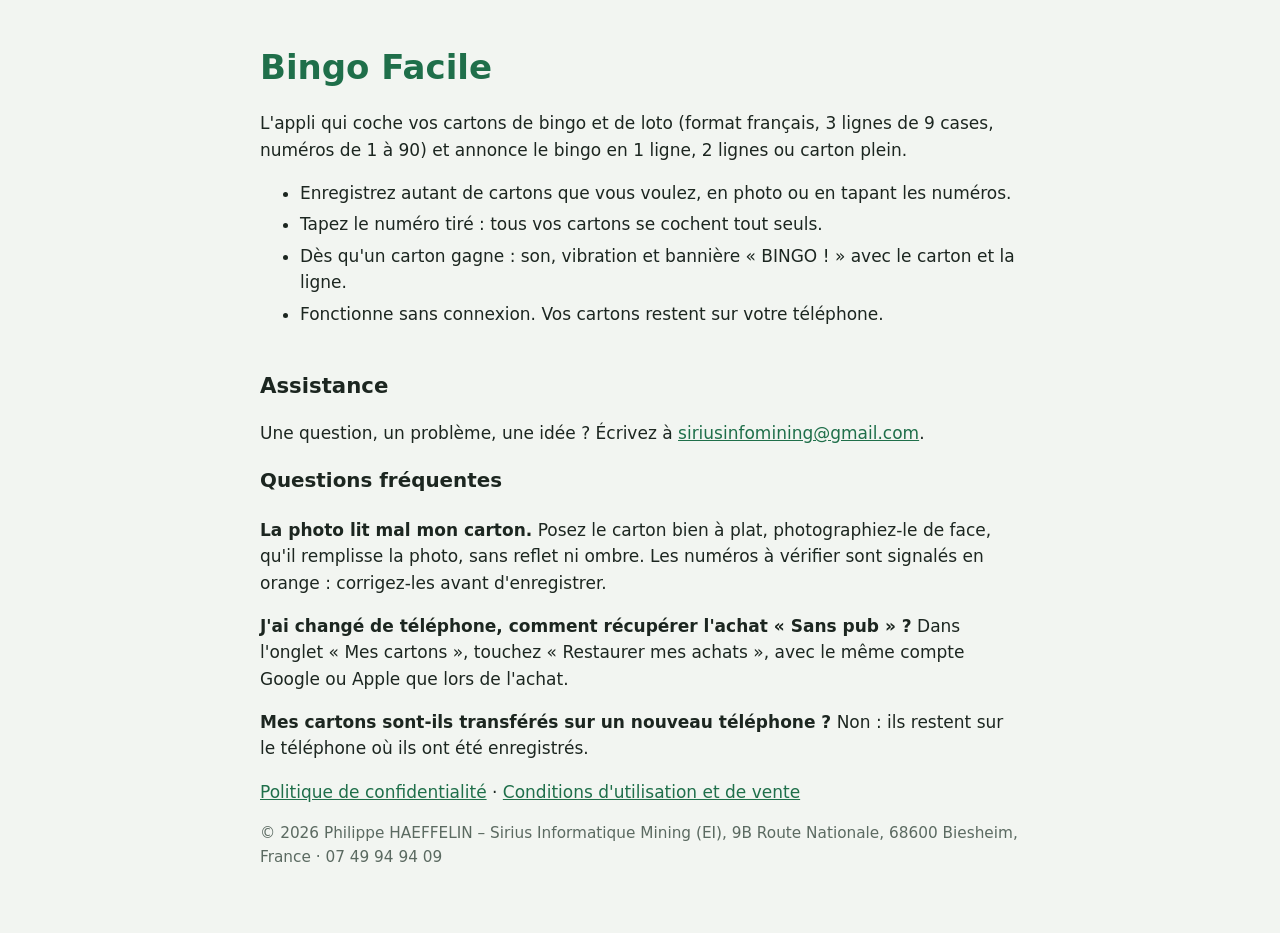
<file: index.html>
<!doctype html>
<html lang="fr">
<head>
<meta charset="utf-8">
<meta name="viewport" content="width=device-width, initial-scale=1">
<title>Bingo Facile</title>
<link rel="stylesheet" href="style.css">
</head>
<body>
<main>
<h1>Bingo Facile</h1>
<p>L'appli qui coche vos cartons de bingo et de loto (format français, 3 lignes de 9 cases, numéros de 1 à 90) et annonce le bingo en 1 ligne, 2 lignes ou carton plein.</p>
<ul>
<li>Enregistrez autant de cartons que vous voulez, en photo ou en tapant les numéros.</li>
<li>Tapez le numéro tiré : tous vos cartons se cochent tout seuls.</li>
<li>Dès qu'un carton gagne : son, vibration et bannière « BINGO ! » avec le carton et la ligne.</li>
<li>Fonctionne sans connexion. Vos cartons restent sur votre téléphone.</li>
</ul>

<h2>Assistance</h2>
<p>Une question, un problème, une idée ? Écrivez à <a href="mailto:siriusinfomining@gmail.com">siriusinfomining@gmail.com</a>.</p>
<h3>Questions fréquentes</h3>
<p><strong>La photo lit mal mon carton.</strong> Posez le carton bien à plat, photographiez-le de face, qu'il remplisse la photo, sans reflet ni ombre. Les numéros à vérifier sont signalés en orange : corrigez-les avant d'enregistrer.</p>
<p><strong>J'ai changé de téléphone, comment récupérer l'achat « Sans pub » ?</strong> Dans l'onglet « Mes cartons », touchez « Restaurer mes achats », avec le même compte Google ou Apple que lors de l'achat.</p>
<p><strong>Mes cartons sont-ils transférés sur un nouveau téléphone ?</strong> Non : ils restent sur le téléphone où ils ont été enregistrés.</p>

<p><a href="confidentialite.html">Politique de confidentialité</a> · <a href="conditions.html">Conditions d'utilisation et de vente</a></p>
<p class="date">© 2026 Philippe HAEFFELIN – Sirius Informatique Mining (EI), 9B Route Nationale, 68600 Biesheim, France · 07 49 94 94 09</p>
</main>
</body>
</html>
</file>
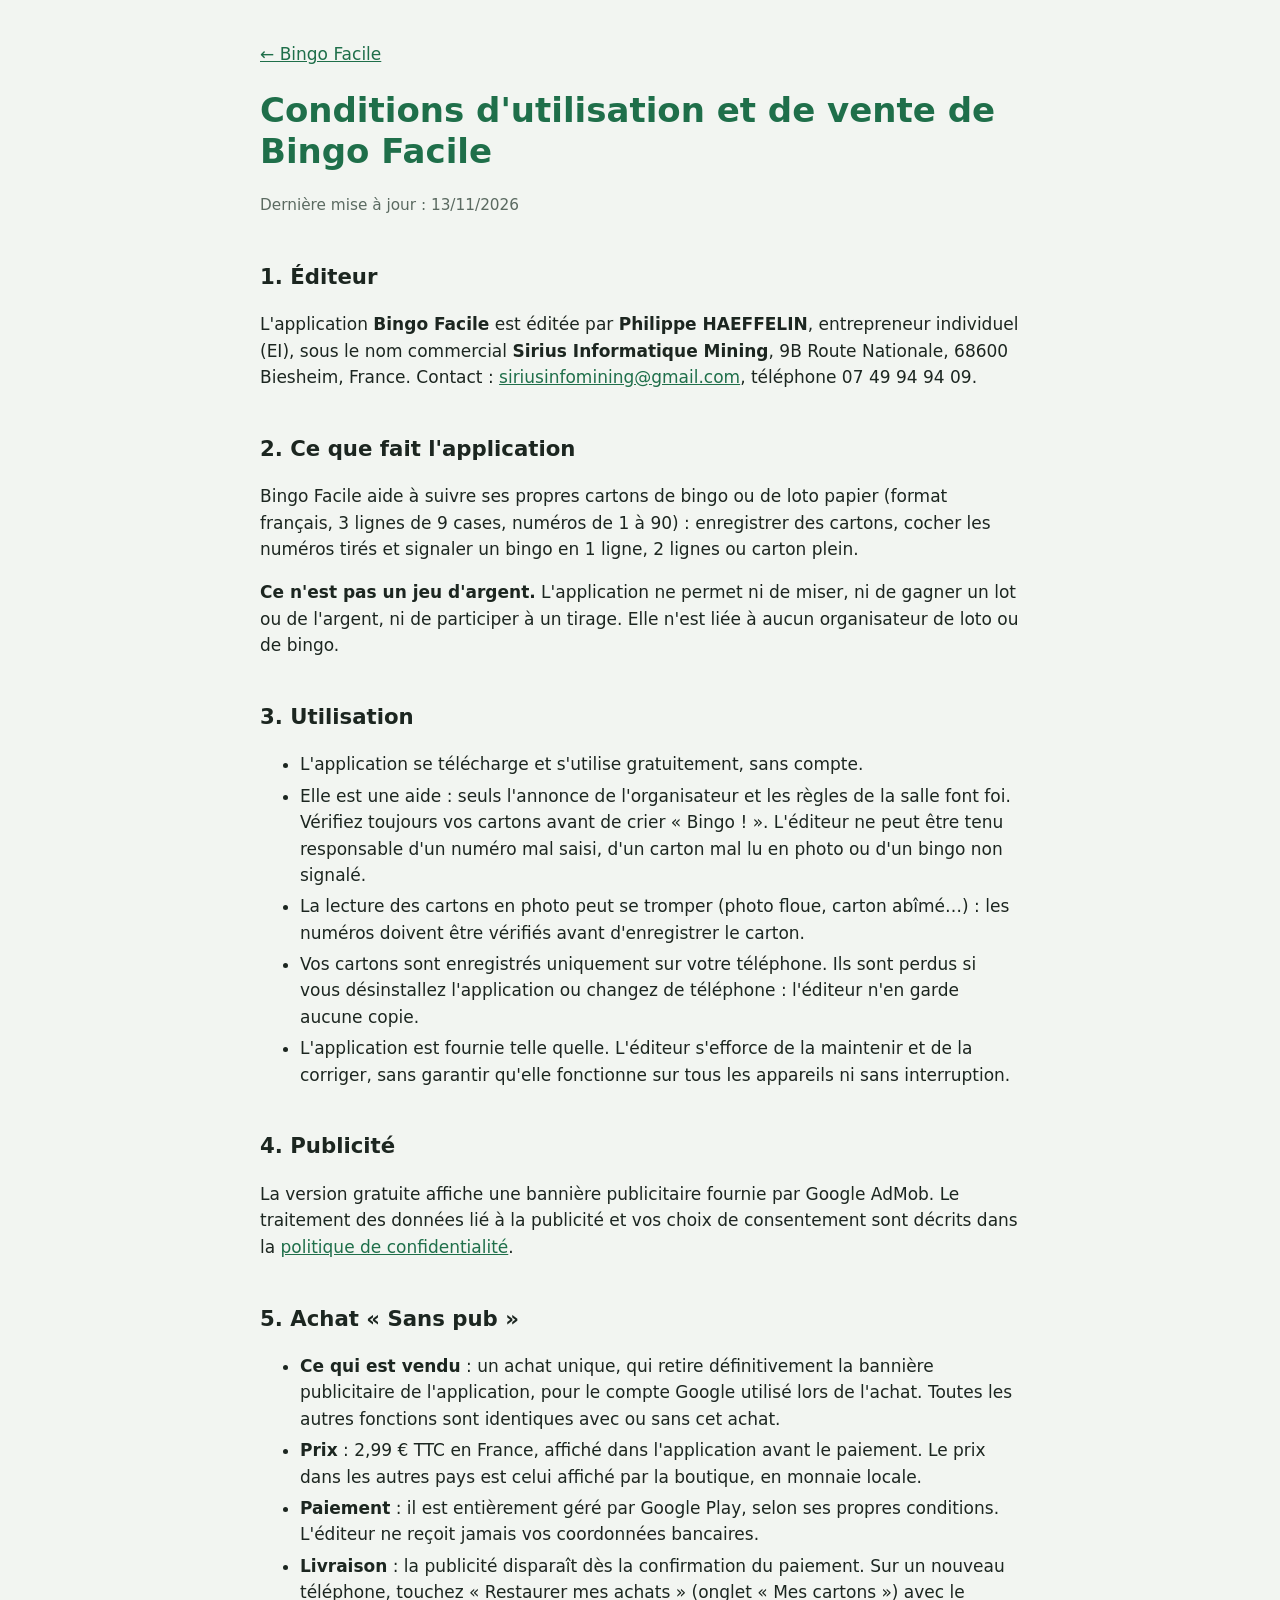
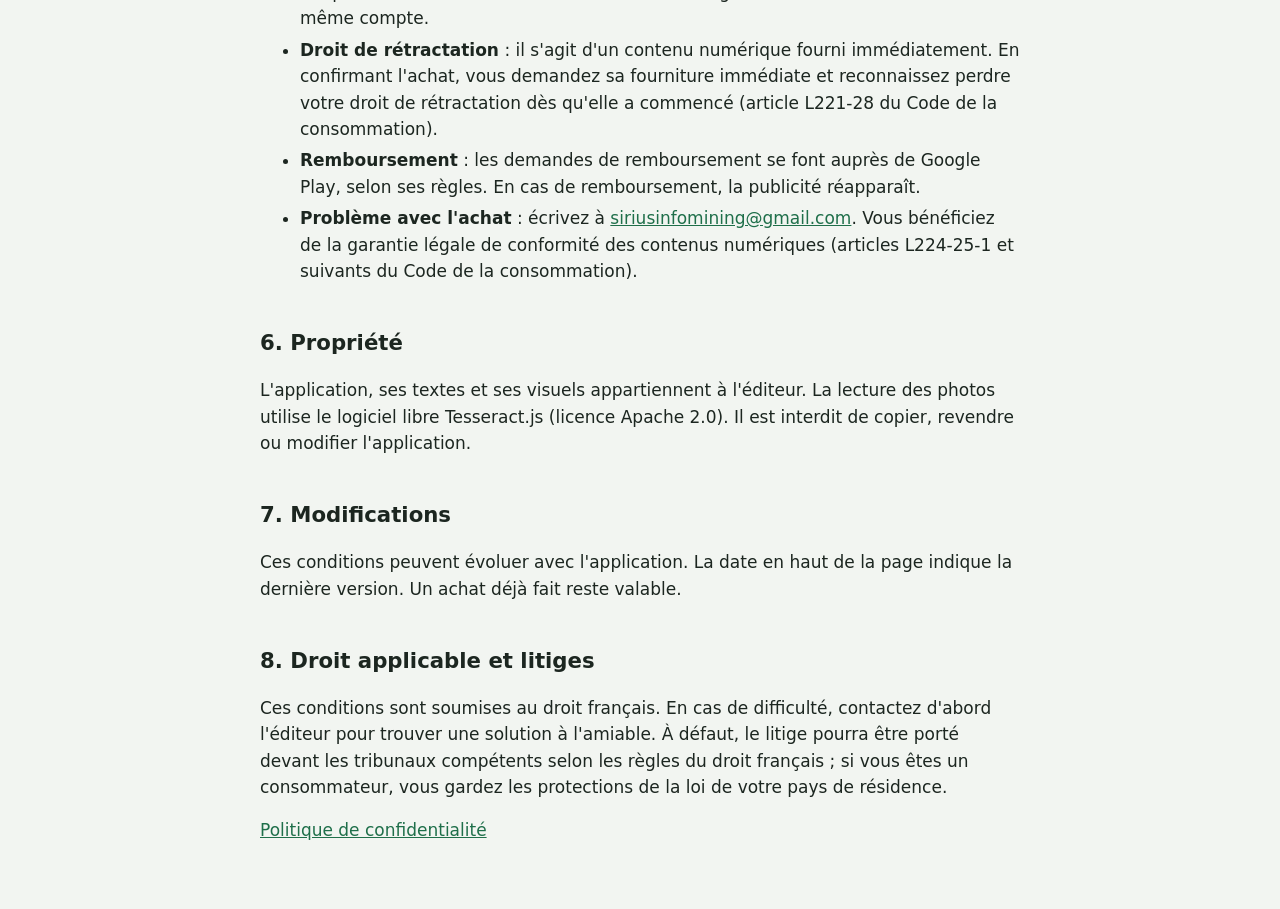
<file: conditions.html>
<!doctype html>
<html lang="fr">
<head>
<meta charset="utf-8">
<meta name="viewport" content="width=device-width, initial-scale=1">
<title>Conditions d'utilisation et de vente – Bingo Facile</title>
<link rel="stylesheet" href="style.css">
</head>
<body>
<main>
<p><a href="./">← Bingo Facile</a></p>
<h1>Conditions d'utilisation et de vente de Bingo Facile</h1>
<p class="date">Dernière mise à jour : 13/11/2026</p>

<h2>1. Éditeur</h2>
<p>L'application <strong>Bingo Facile</strong> est éditée par <strong>Philippe HAEFFELIN</strong>, entrepreneur individuel (EI), sous le nom commercial <strong>Sirius Informatique Mining</strong>, 9B Route Nationale, 68600 Biesheim, France. Contact : <a href="mailto:siriusinfomining@gmail.com">siriusinfomining@gmail.com</a>, téléphone 07 49 94 94 09.</p>

<h2>2. Ce que fait l'application</h2>
<p>Bingo Facile aide à suivre ses propres cartons de bingo ou de loto papier (format français, 3 lignes de 9 cases, numéros de 1 à 90) : enregistrer des cartons, cocher les numéros tirés et signaler un bingo en 1 ligne, 2 lignes ou carton plein.</p>
<p><strong>Ce n'est pas un jeu d'argent.</strong> L'application ne permet ni de miser, ni de gagner un lot ou de l'argent, ni de participer à un tirage. Elle n'est liée à aucun organisateur de loto ou de bingo.</p>

<h2>3. Utilisation</h2>
<ul>
<li>L'application se télécharge et s'utilise gratuitement, sans compte.</li>
<li>Elle est une aide : seuls l'annonce de l'organisateur et les règles de la salle font foi. Vérifiez toujours vos cartons avant de crier « Bingo ! ». L'éditeur ne peut être tenu responsable d'un numéro mal saisi, d'un carton mal lu en photo ou d'un bingo non signalé.</li>
<li>La lecture des cartons en photo peut se tromper (photo floue, carton abîmé…) : les numéros doivent être vérifiés avant d'enregistrer le carton.</li>
<li>Vos cartons sont enregistrés uniquement sur votre téléphone. Ils sont perdus si vous désinstallez l'application ou changez de téléphone : l'éditeur n'en garde aucune copie.</li>
<li>L'application est fournie telle quelle. L'éditeur s'efforce de la maintenir et de la corriger, sans garantir qu'elle fonctionne sur tous les appareils ni sans interruption.</li>
</ul>

<h2>4. Publicité</h2>
<p>La version gratuite affiche une bannière publicitaire fournie par Google AdMob. Le traitement des données lié à la publicité et vos choix de consentement sont décrits dans la <a href="confidentialite.html">politique de confidentialité</a>.</p>

<h2>5. Achat « Sans pub »</h2>
<ul>
<li><strong>Ce qui est vendu</strong> : un achat unique, qui retire définitivement la bannière publicitaire de l'application, pour le compte Google utilisé lors de l'achat. Toutes les autres fonctions sont identiques avec ou sans cet achat.</li>
<li><strong>Prix</strong> : 2,99 € TTC en France, affiché dans l'application avant le paiement. Le prix dans les autres pays est celui affiché par la boutique, en monnaie locale.</li>
<li><strong>Paiement</strong> : il est entièrement géré par Google Play, selon ses propres conditions. L'éditeur ne reçoit jamais vos coordonnées bancaires.</li>
<li><strong>Livraison</strong> : la publicité disparaît dès la confirmation du paiement. Sur un nouveau téléphone, touchez « Restaurer mes achats » (onglet « Mes cartons ») avec le même compte.</li>
<li><strong>Droit de rétractation</strong> : il s'agit d'un contenu numérique fourni immédiatement. En confirmant l'achat, vous demandez sa fourniture immédiate et reconnaissez perdre votre droit de rétractation dès qu'elle a commencé (article L221-28 du Code de la consommation).</li>
<li><strong>Remboursement</strong> : les demandes de remboursement se font auprès de Google Play, selon ses règles. En cas de remboursement, la publicité réapparaît.</li>
<li><strong>Problème avec l'achat</strong> : écrivez à <a href="mailto:siriusinfomining@gmail.com">siriusinfomining@gmail.com</a>. Vous bénéficiez de la garantie légale de conformité des contenus numériques (articles L224-25-1 et suivants du Code de la consommation).</li>
</ul>

<h2>6. Propriété</h2>
<p>L'application, ses textes et ses visuels appartiennent à l'éditeur. La lecture des photos utilise le logiciel libre Tesseract.js (licence Apache 2.0). Il est interdit de copier, revendre ou modifier l'application.</p>

<h2>7. Modifications</h2>
<p>Ces conditions peuvent évoluer avec l'application. La date en haut de la page indique la dernière version. Un achat déjà fait reste valable.</p>

<h2>8. Droit applicable et litiges</h2>
<p>Ces conditions sont soumises au droit français. En cas de difficulté, contactez d'abord l'éditeur pour trouver une solution à l'amiable. À défaut, le litige pourra être porté devant les tribunaux compétents selon les règles du droit français ; si vous êtes un consommateur, vous gardez les protections de la loi de votre pays de résidence.</p>

<p><a href="confidentialite.html">Politique de confidentialité</a></p>
</main>
</body>
</html>
</file>
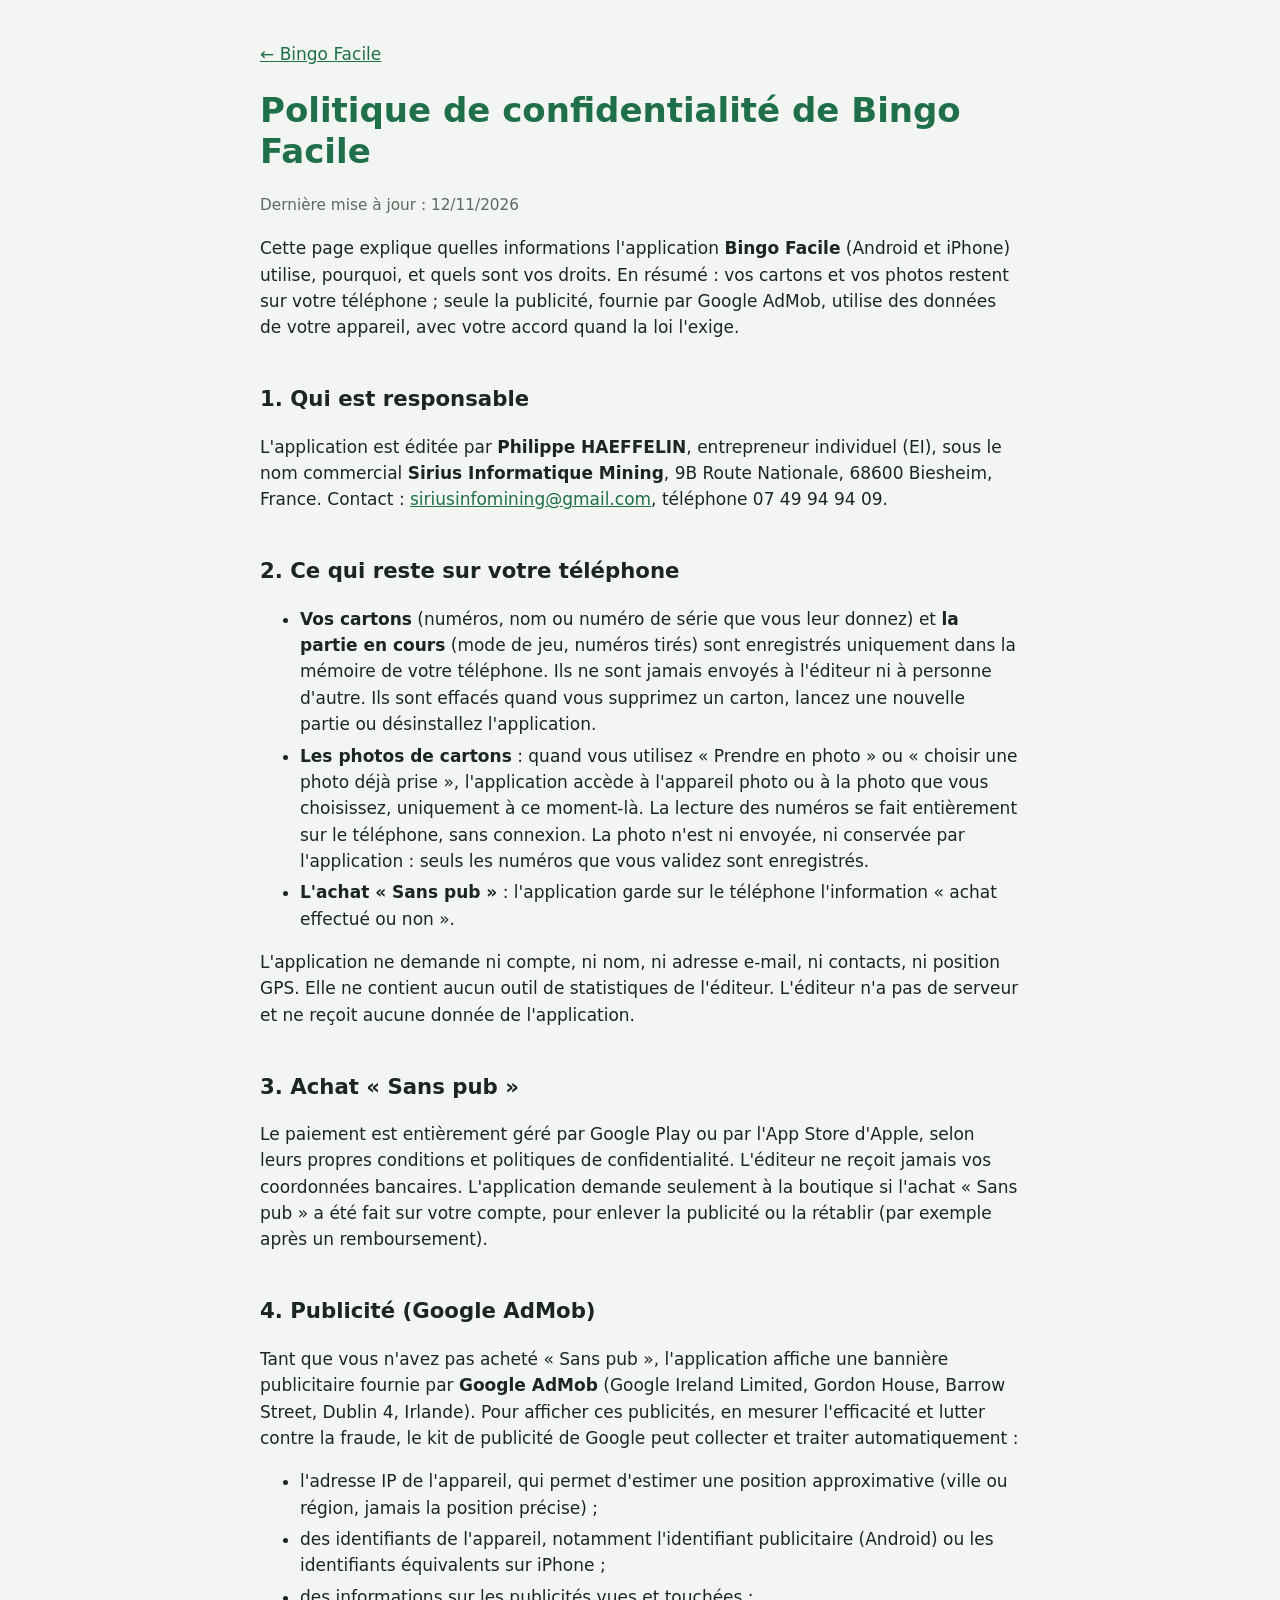
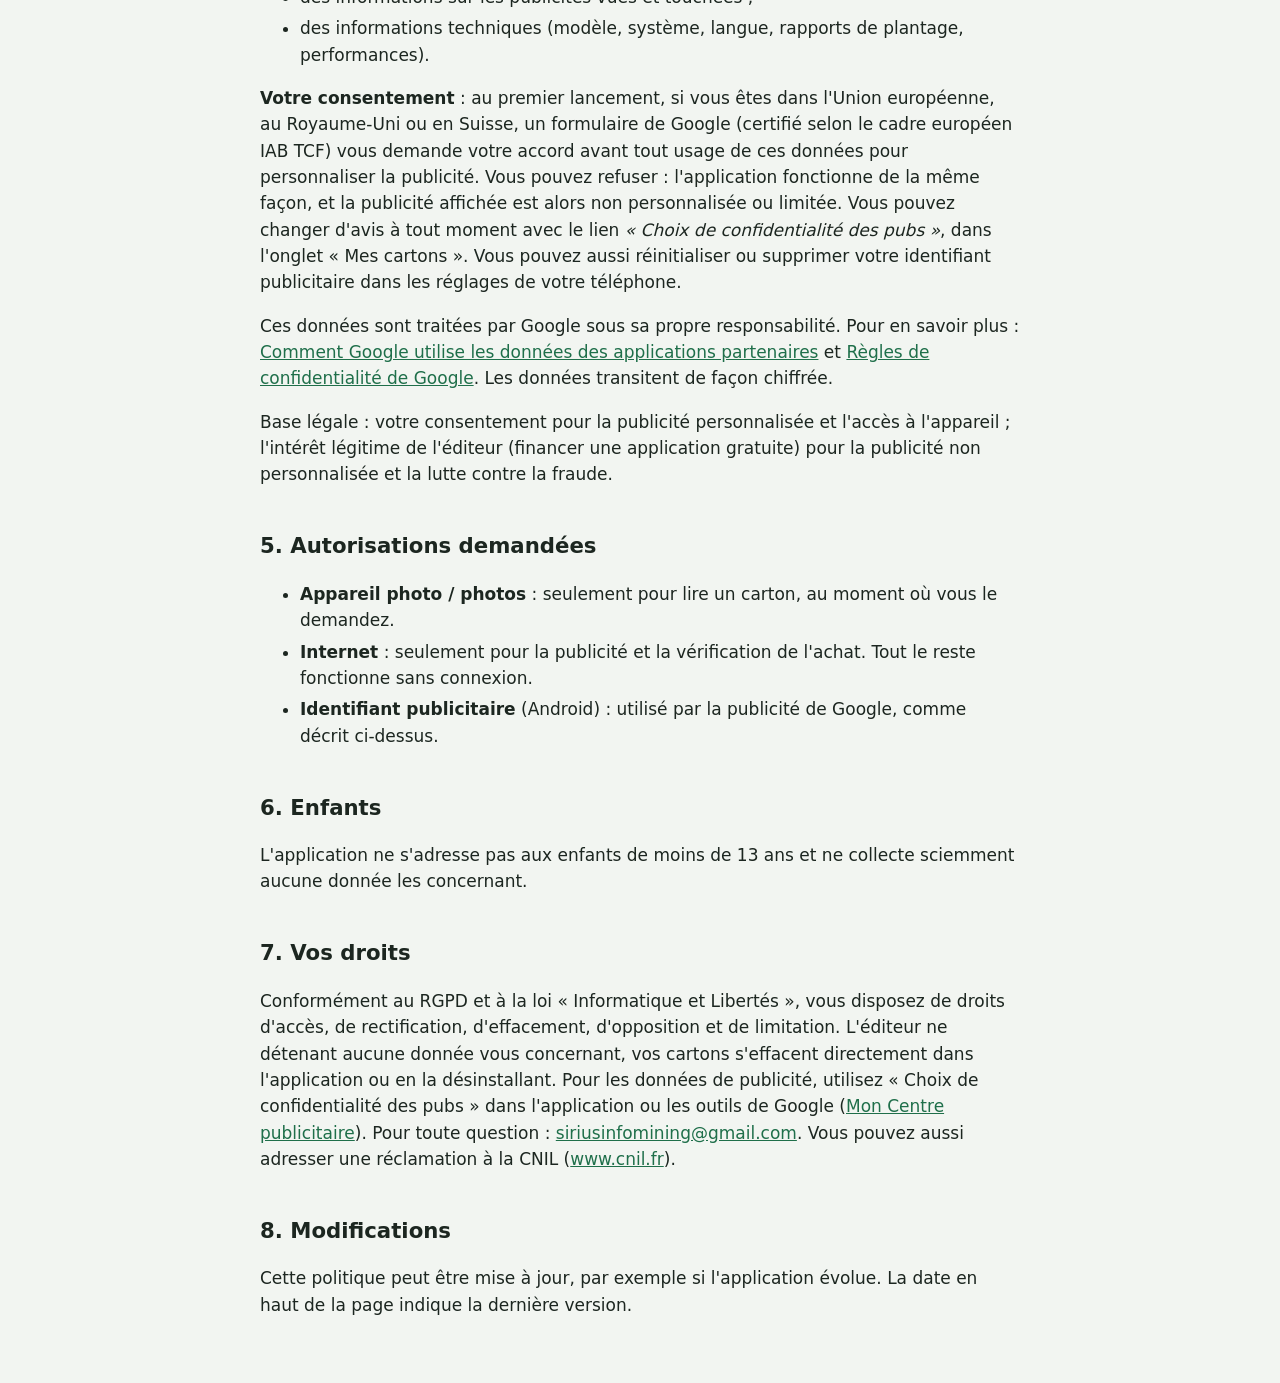
<file: confidentialite.html>
<!doctype html>
<html lang="fr">
<head>
<meta charset="utf-8">
<meta name="viewport" content="width=device-width, initial-scale=1">
<title>Politique de confidentialité – Bingo Facile</title>
<link rel="stylesheet" href="style.css">
</head>
<body>
<main>
<p><a href="./">← Bingo Facile</a></p>
<h1>Politique de confidentialité de Bingo Facile</h1>
<p class="date">Dernière mise à jour : 12/11/2026</p>

<p>Cette page explique quelles informations l'application <strong>Bingo Facile</strong> (Android et iPhone) utilise, pourquoi, et quels sont vos droits. En résumé : vos cartons et vos photos restent sur votre téléphone ; seule la publicité, fournie par Google AdMob, utilise des données de votre appareil, avec votre accord quand la loi l'exige.</p>

<h2>1. Qui est responsable</h2>
<p>L'application est éditée par <strong>Philippe HAEFFELIN</strong>, entrepreneur individuel (EI), sous le nom commercial <strong>Sirius Informatique Mining</strong>, 9B Route Nationale, 68600 Biesheim, France. Contact : <a href="mailto:siriusinfomining@gmail.com">siriusinfomining@gmail.com</a>, téléphone 07 49 94 94 09.</p>

<h2>2. Ce qui reste sur votre téléphone</h2>
<ul>
<li><strong>Vos cartons</strong> (numéros, nom ou numéro de série que vous leur donnez) et <strong>la partie en cours</strong> (mode de jeu, numéros tirés) sont enregistrés uniquement dans la mémoire de votre téléphone. Ils ne sont jamais envoyés à l'éditeur ni à personne d'autre. Ils sont effacés quand vous supprimez un carton, lancez une nouvelle partie ou désinstallez l'application.</li>
<li><strong>Les photos de cartons</strong> : quand vous utilisez « Prendre en photo » ou « choisir une photo déjà prise », l'application accède à l'appareil photo ou à la photo que vous choisissez, uniquement à ce moment-là. La lecture des numéros se fait entièrement sur le téléphone, sans connexion. La photo n'est ni envoyée, ni conservée par l'application : seuls les numéros que vous validez sont enregistrés.</li>
<li><strong>L'achat « Sans pub »</strong> : l'application garde sur le téléphone l'information « achat effectué ou non ».</li>
</ul>
<p>L'application ne demande ni compte, ni nom, ni adresse e-mail, ni contacts, ni position GPS. Elle ne contient aucun outil de statistiques de l'éditeur. L'éditeur n'a pas de serveur et ne reçoit aucune donnée de l'application.</p>

<h2>3. Achat « Sans pub »</h2>
<p>Le paiement est entièrement géré par Google Play ou par l'App Store d'Apple, selon leurs propres conditions et politiques de confidentialité. L'éditeur ne reçoit jamais vos coordonnées bancaires. L'application demande seulement à la boutique si l'achat « Sans pub » a été fait sur votre compte, pour enlever la publicité ou la rétablir (par exemple après un remboursement).</p>

<h2>4. Publicité (Google AdMob)</h2>
<p>Tant que vous n'avez pas acheté « Sans pub », l'application affiche une bannière publicitaire fournie par <strong>Google AdMob</strong> (Google Ireland Limited, Gordon House, Barrow Street, Dublin 4, Irlande). Pour afficher ces publicités, en mesurer l'efficacité et lutter contre la fraude, le kit de publicité de Google peut collecter et traiter automatiquement :</p>
<ul>
<li>l'adresse IP de l'appareil, qui permet d'estimer une position approximative (ville ou région, jamais la position précise) ;</li>
<li>des identifiants de l'appareil, notamment l'identifiant publicitaire (Android) ou les identifiants équivalents sur iPhone ;</li>
<li>des informations sur les publicités vues et touchées ;</li>
<li>des informations techniques (modèle, système, langue, rapports de plantage, performances).</li>
</ul>
<p><strong>Votre consentement</strong> : au premier lancement, si vous êtes dans l'Union européenne, au Royaume-Uni ou en Suisse, un formulaire de Google (certifié selon le cadre européen IAB TCF) vous demande votre accord avant tout usage de ces données pour personnaliser la publicité. Vous pouvez refuser : l'application fonctionne de la même façon, et la publicité affichée est alors non personnalisée ou limitée. Vous pouvez changer d'avis à tout moment avec le lien <em>« Choix de confidentialité des pubs »</em>, dans l'onglet « Mes cartons ». Vous pouvez aussi réinitialiser ou supprimer votre identifiant publicitaire dans les réglages de votre téléphone.</p>
<p>Ces données sont traitées par Google sous sa propre responsabilité. Pour en savoir plus : <a href="https://policies.google.com/technologies/partner-sites?hl=fr">Comment Google utilise les données des applications partenaires</a> et <a href="https://policies.google.com/privacy?hl=fr">Règles de confidentialité de Google</a>. Les données transitent de façon chiffrée.</p>
<p>Base légale : votre consentement pour la publicité personnalisée et l'accès à l'appareil ; l'intérêt légitime de l'éditeur (financer une application gratuite) pour la publicité non personnalisée et la lutte contre la fraude.</p>

<h2>5. Autorisations demandées</h2>
<ul>
<li><strong>Appareil photo / photos</strong> : seulement pour lire un carton, au moment où vous le demandez.</li>
<li><strong>Internet</strong> : seulement pour la publicité et la vérification de l'achat. Tout le reste fonctionne sans connexion.</li>
<li><strong>Identifiant publicitaire</strong> (Android) : utilisé par la publicité de Google, comme décrit ci-dessus.</li>
</ul>

<h2>6. Enfants</h2>
<p>L'application ne s'adresse pas aux enfants de moins de 13 ans et ne collecte sciemment aucune donnée les concernant.</p>

<h2>7. Vos droits</h2>
<p>Conformément au RGPD et à la loi « Informatique et Libertés », vous disposez de droits d'accès, de rectification, d'effacement, d'opposition et de limitation. L'éditeur ne détenant aucune donnée vous concernant, vos cartons s'effacent directement dans l'application ou en la désinstallant. Pour les données de publicité, utilisez « Choix de confidentialité des pubs » dans l'application ou les outils de Google (<a href="https://myadcenter.google.com/">Mon Centre publicitaire</a>). Pour toute question : <a href="mailto:siriusinfomining@gmail.com">siriusinfomining@gmail.com</a>. Vous pouvez aussi adresser une réclamation à la CNIL (<a href="https://www.cnil.fr">www.cnil.fr</a>).</p>

<h2>8. Modifications</h2>
<p>Cette politique peut être mise à jour, par exemple si l'application évolue. La date en haut de la page indique la dernière version.</p>
</main>
</body>
</html>
</file>
<file: style.css>
:root { --fond: #f2f5f1; --texte: #1c2620; --doux: #5b6a61; --vert: #1f6f4a; }
@media (prefers-color-scheme: dark) { :root { --fond: #111714; --texte: #e6ede8; --doux: #9aa9a0; --vert: #3fa874; } }
body { margin: 0; background: var(--fond); color: var(--texte); font: 17px/1.55 system-ui, -apple-system, "Segoe UI", Roboto, sans-serif; }
main { max-width: 760px; margin: 0 auto; padding: 24px 16px 48px; }
h1 { color: var(--vert); line-height: 1.2; }
h2 { margin-top: 2em; font-size: 1.25em; }
a { color: var(--vert); }
.date { color: var(--doux); font-size: .9em; }
li { margin: .3em 0; }
</file>
